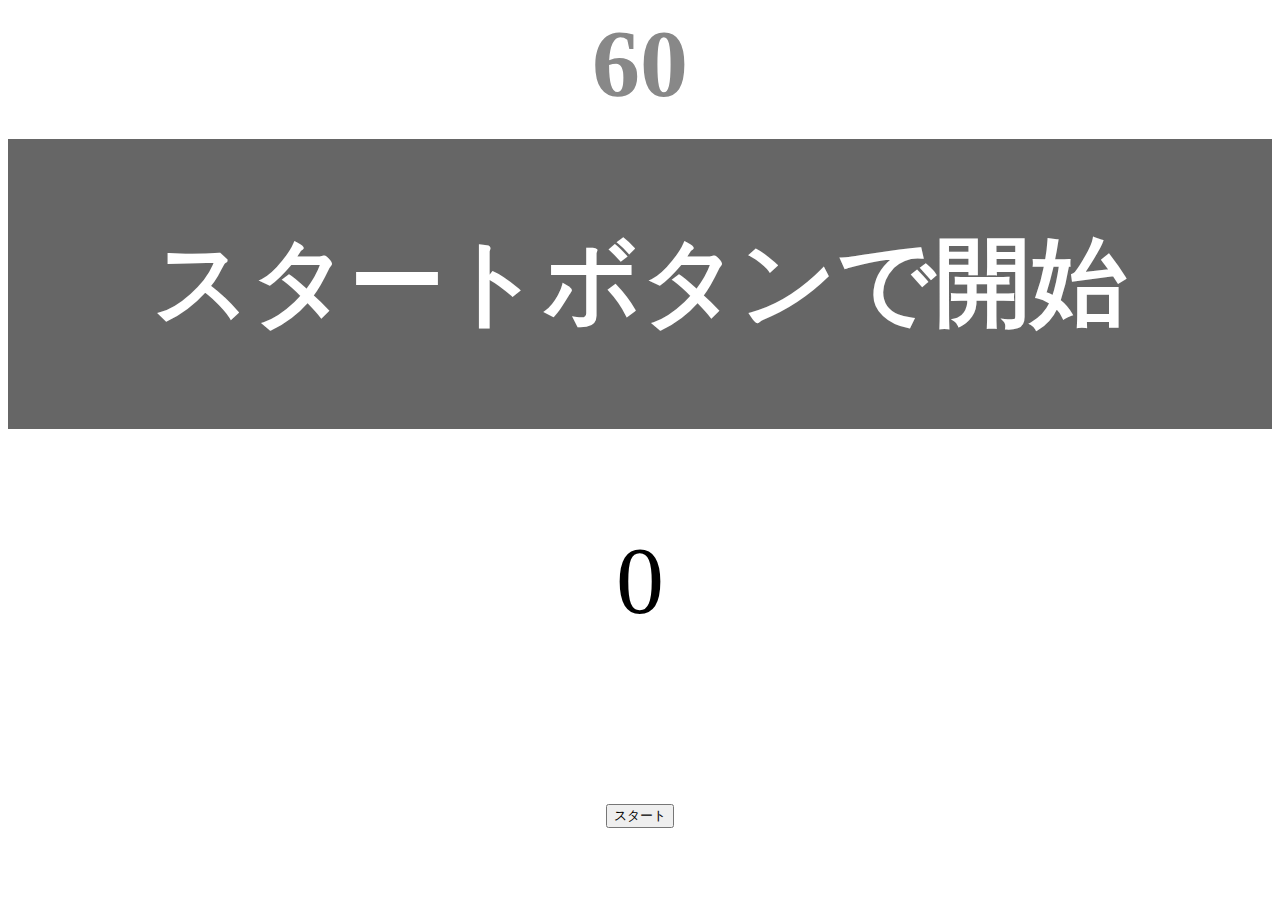
<file: kadai_001/index.html>
<!DOCTYPE html>
<html lang="ja">
  <head>
    <title>タイピングゲーム</title>
    <meta charset="utf-8">
    <meta name="description" content="【JavaScript応用編】簡易的なタイピングゲームです。">
    <meta name="viewport" content="width=device-width, initial-scale=1.0">
    <link rel="stylesheet" href="style.css">
  </head>
  <body>
    <p id="count" class="count">60</p>
    <div id="wrap" class="wrap">
      <span id="typed" class="typed"></span><span id="untyped"></span>
    </div>
    <p id="counter" class="counter">0</p>
    <button id="start">スタート</button>
    <script  src="main.js"></script>
  </body>
</html>
</file>
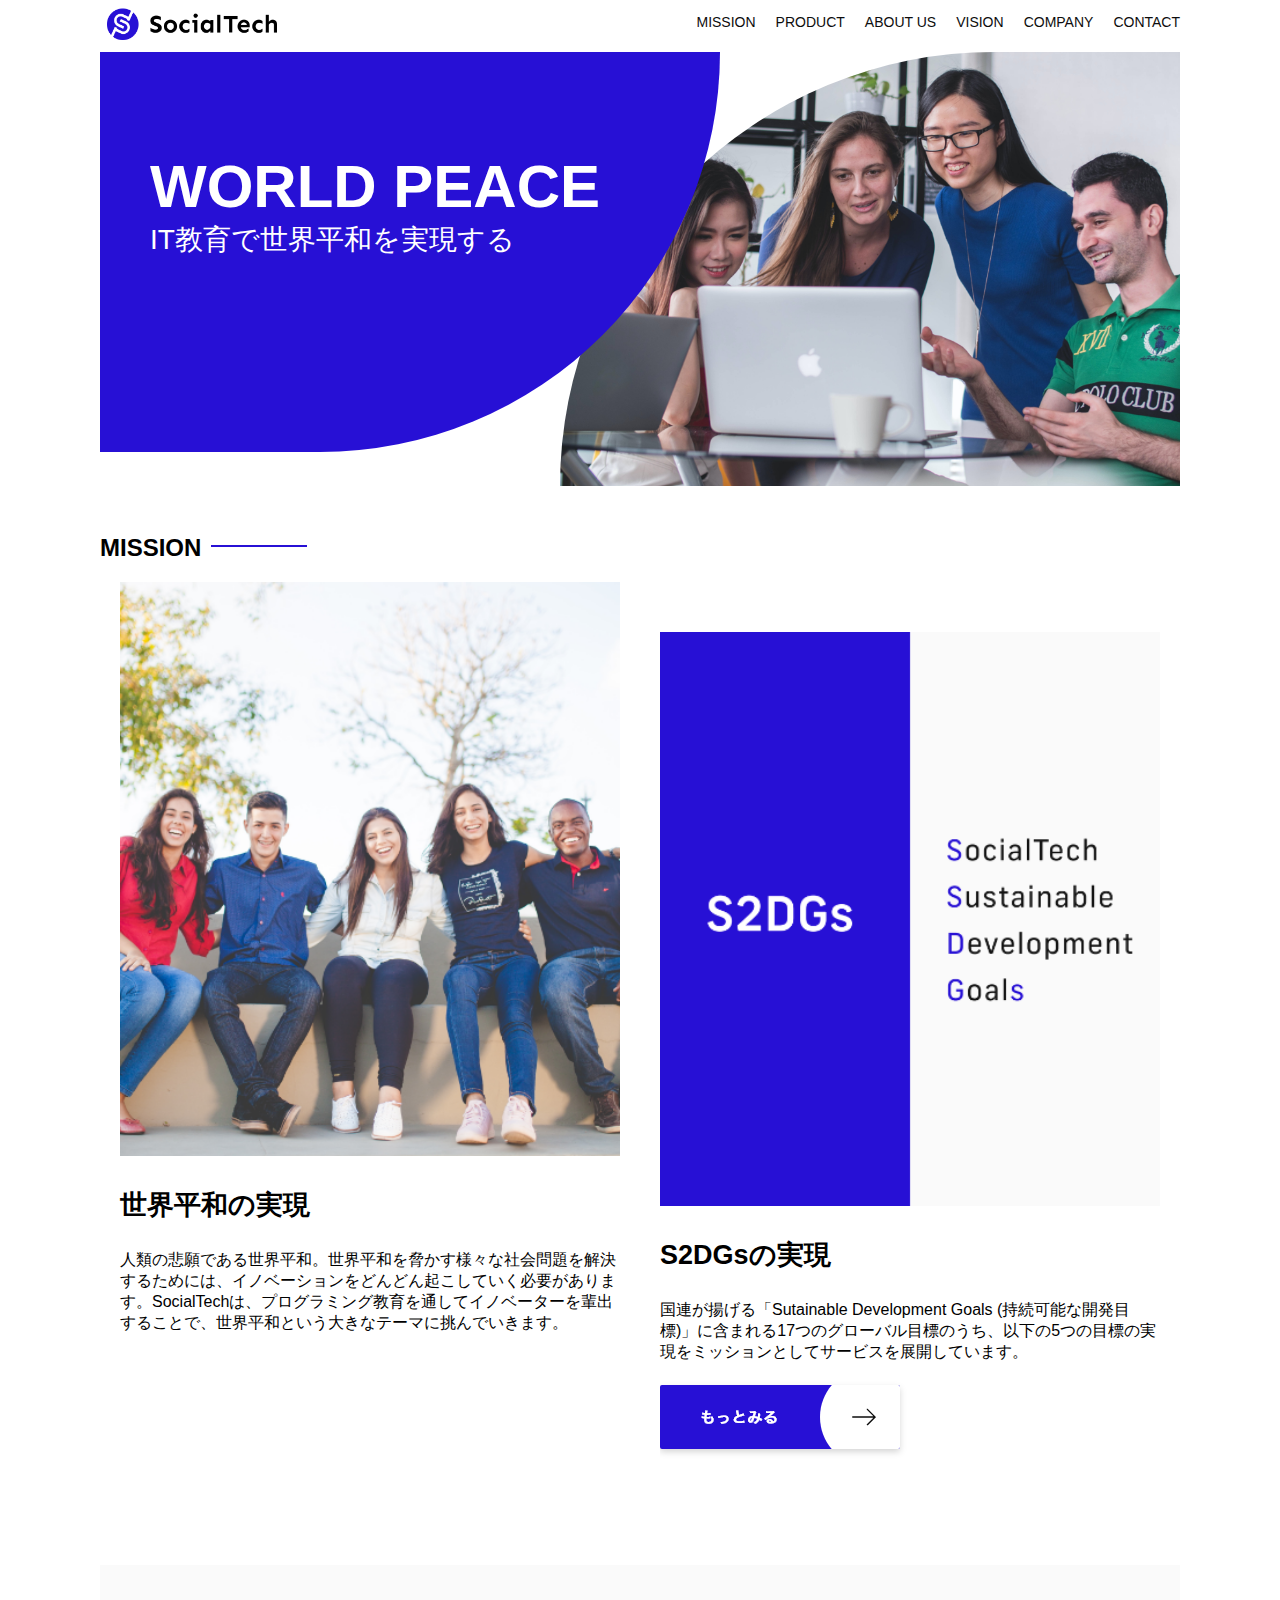
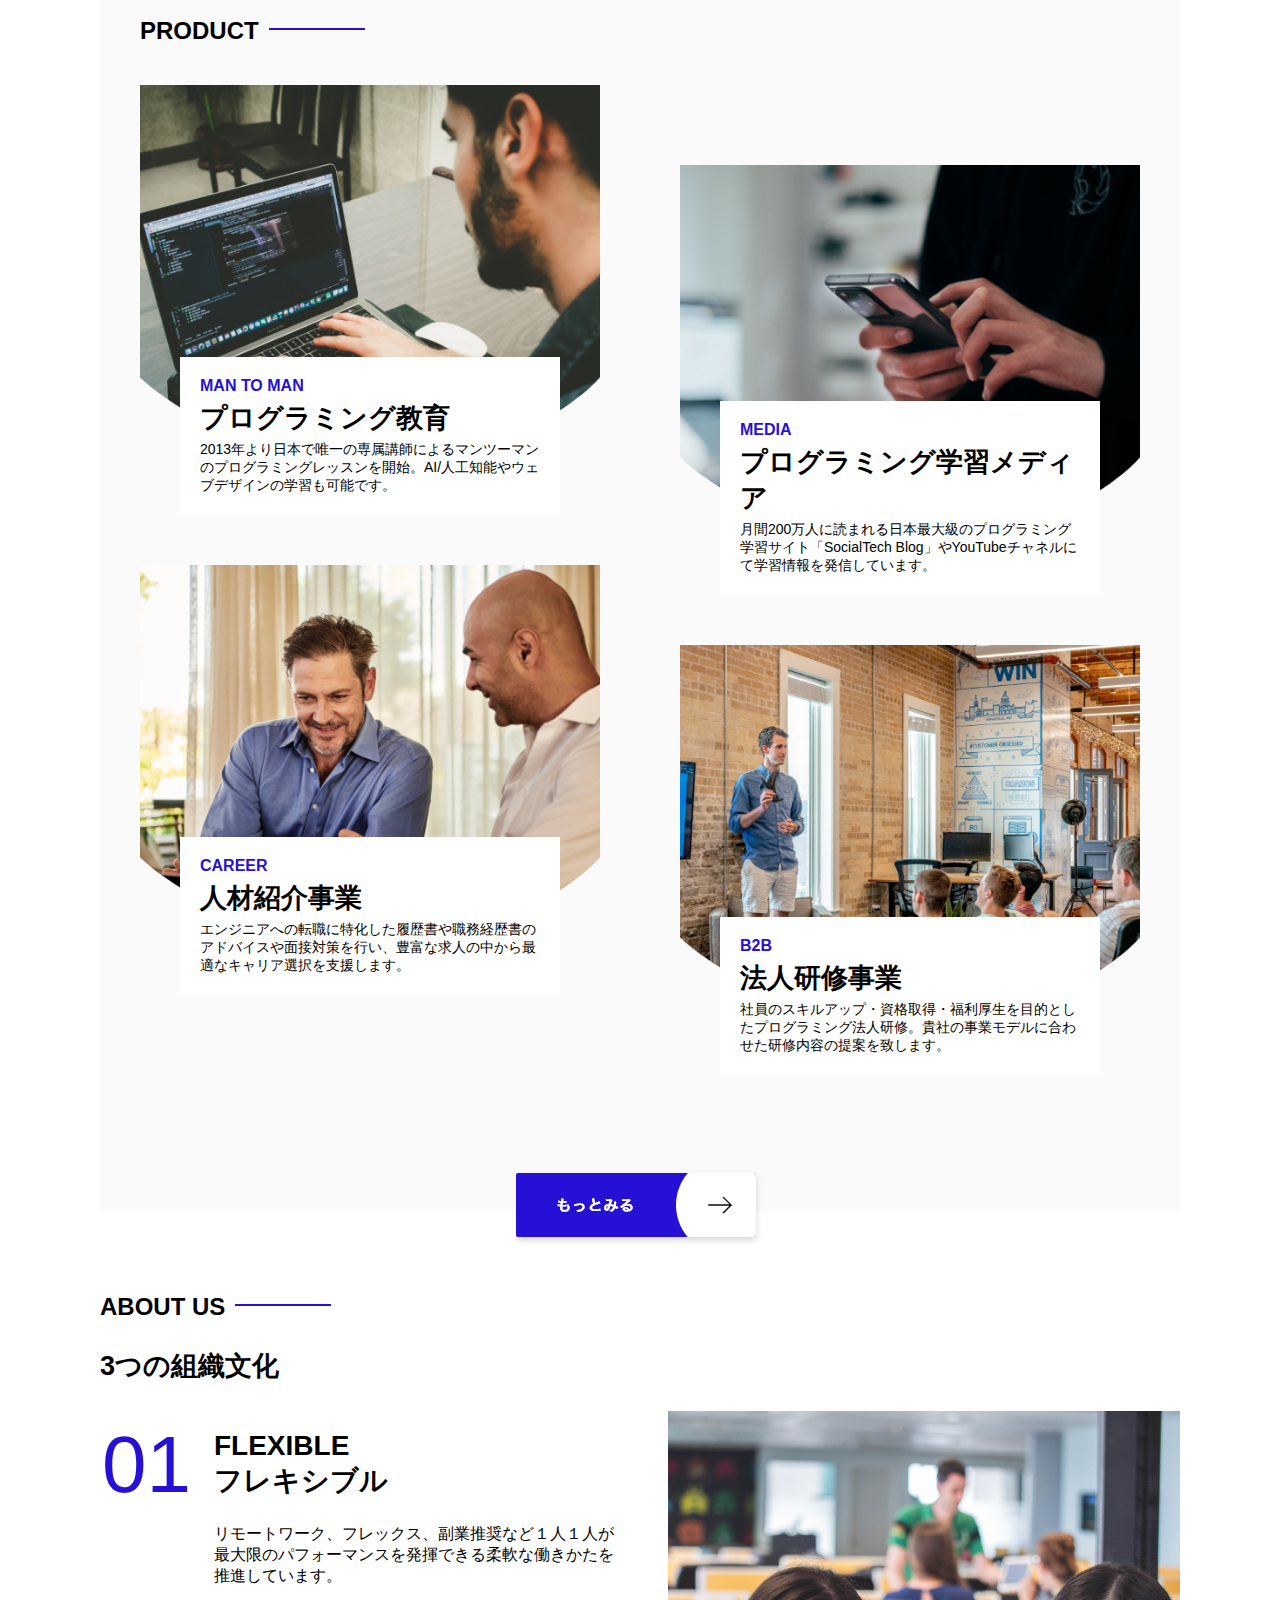
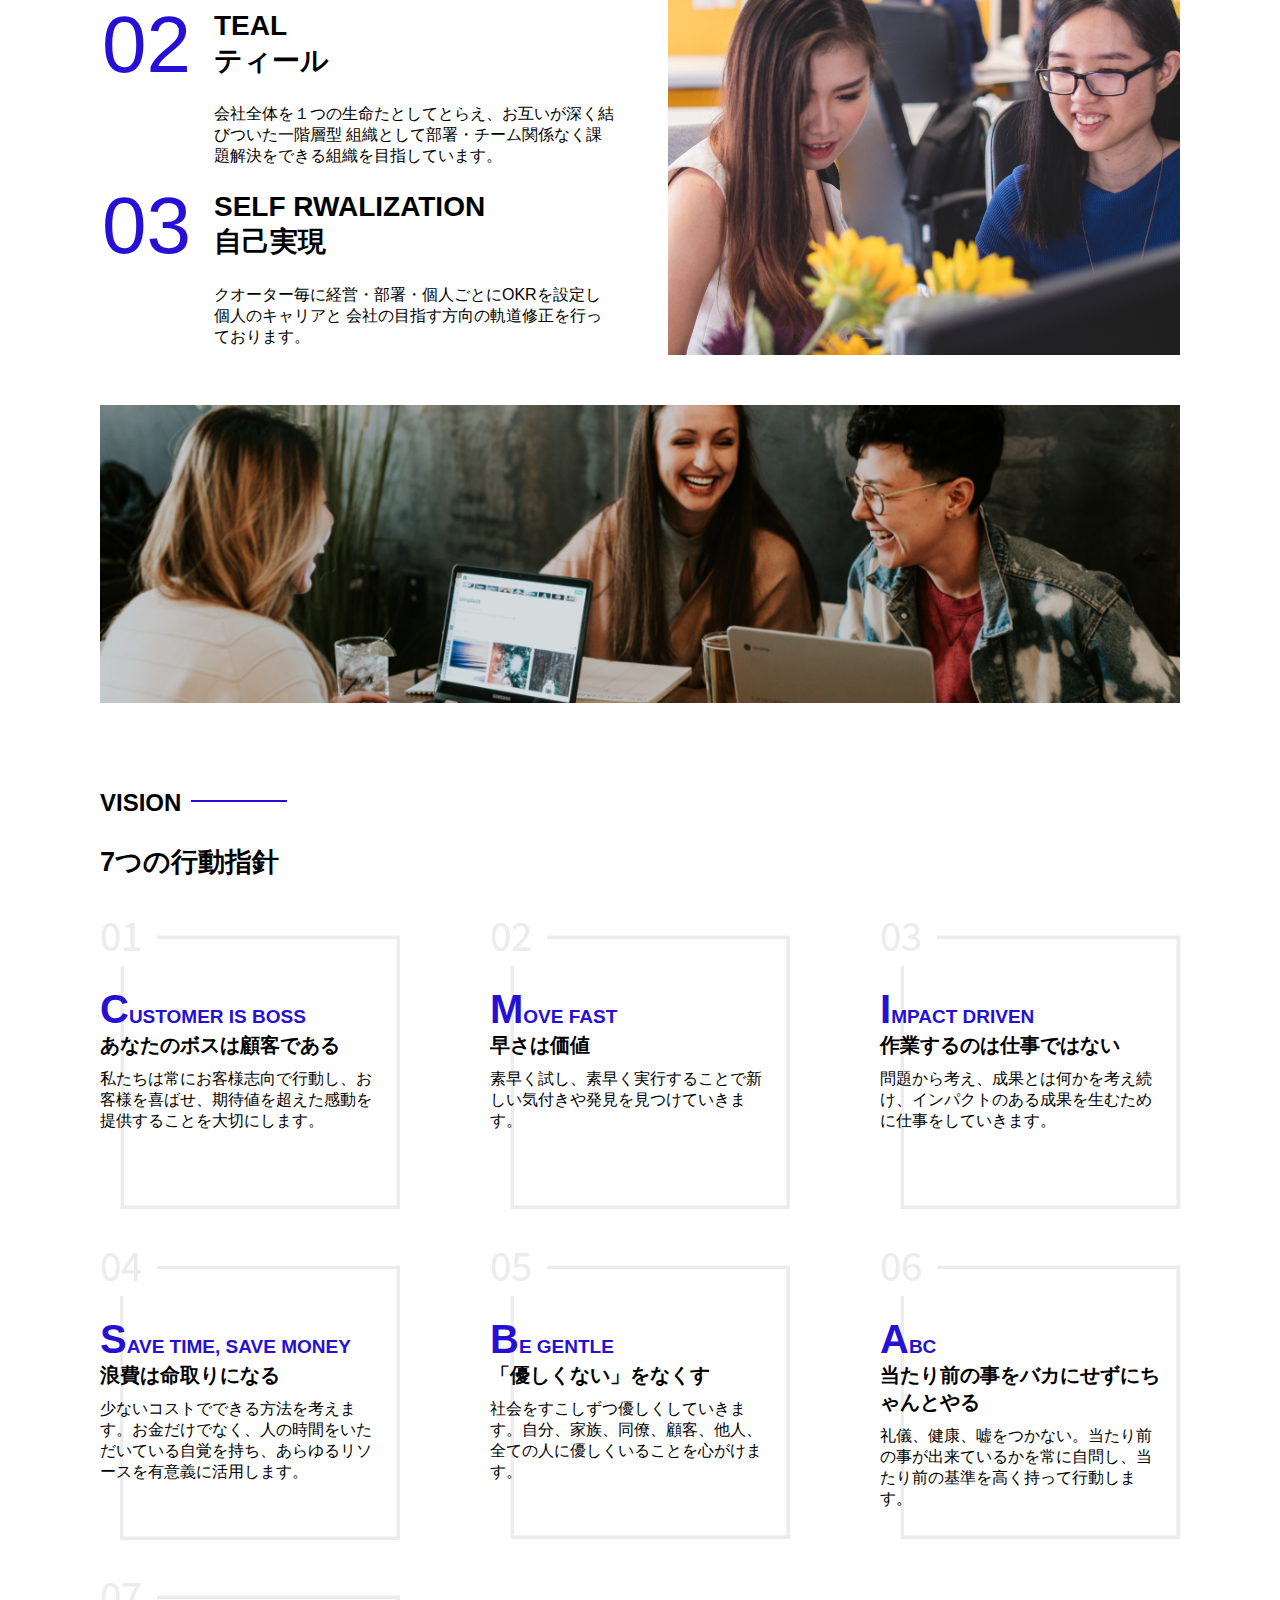
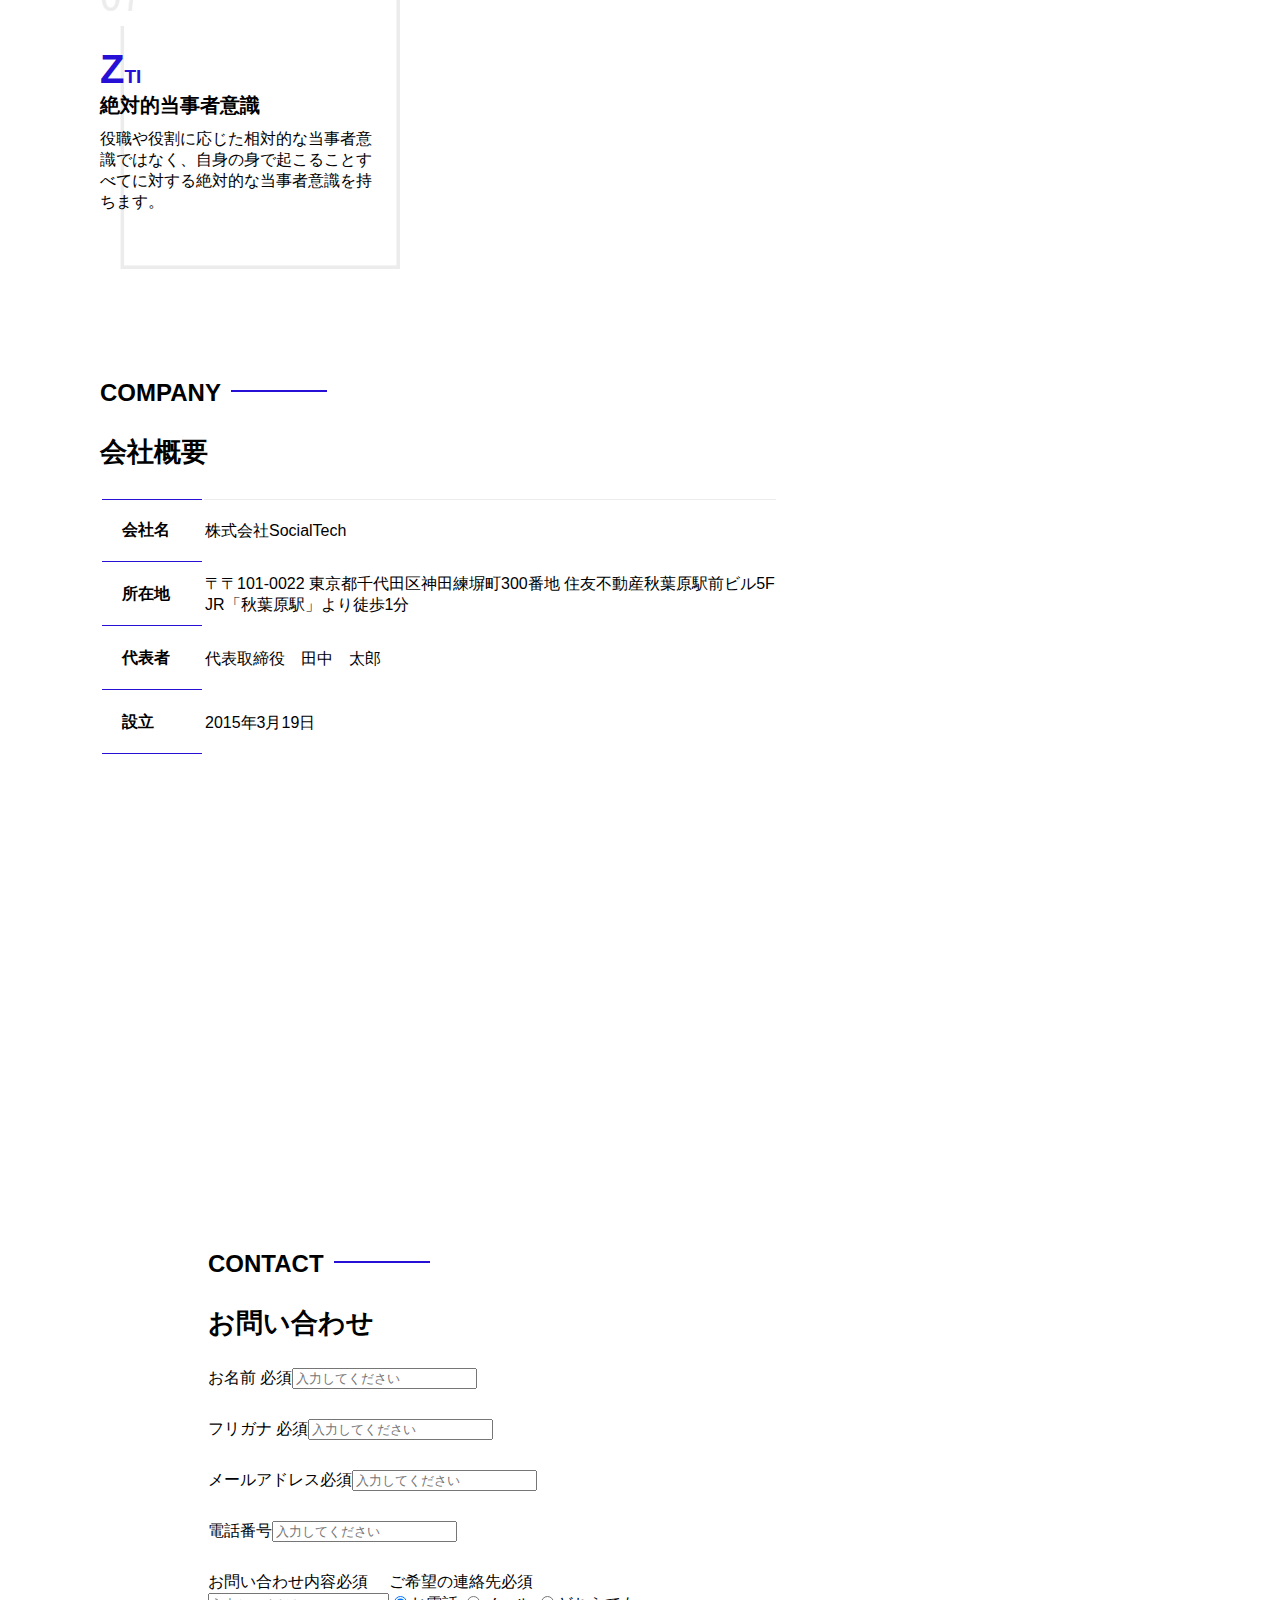
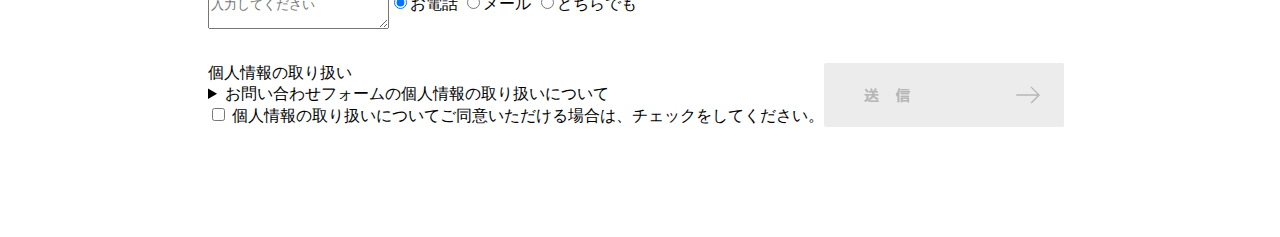
<file: socialtech/index.html>
<!DOCTYPE html>
  <html>
  <head>
    <title>socialTech</title>
    <meta charset="UTF-8">
    <meta name="description" content="SocialTechはEdTech業界のリーディングカンパニーを目指します。">
    <meta name="viewport" content="width=device-width,initial-scale=1.0">
    <link rel="stylesheet" href="style.css">
  </head>
  <body>
    <header>
      <a href="index.html" id="logo">
        <img src="images/logo.png" alt="トップページに戻る">
      </a>
      <nav id="nav-pc">
        <ul>
        <li><a href="mission.html">MISSION</a></li>
        <li><a href="product.html">PRODUCT</a></li>
        <li><a href="index.html#aboutus">ABOUT US</a></li>
        <li><a href="index.html#vision">VISION</a></li>
        <li><a href="index.html#company">COMPANY</a></li>
        <li><a href="index.html#contact">CONTACT</a></li>
        </ul>
      </nav>
    </header>
    <main>
      <article>
        <section id="main-visual">
          <div id="main-message">
            <h1>WORLD PEACE</h1>
            <p>IT教育で世界平和を実現する</p>
          </div>
          <img
            src="images/index/index-main.png"
            alt="PCの周りに集まる多国籍の仲間たち"
          />
        </section>
        <section id="mission">
          <h2 class="=index-h2">MISSION</h2>
          <div id="mission-flex">
            <div>
              <img
                id="mission-photo"
                src="images/index/index-mission.png"
                alt="屋外のベンチで写真を撮影する多国籍の仲間たち"
              />
              <h3>世界平和の実現</h3>
              <p>
                人類の悲願である世界平和。世界平和を脅かす様々な社会問題を解決するためには、イノベーションをどんどん起こしていく必要があります。SocialTechは、プログラミング教育を通してイノベーターを輩出することで、世界平和という大きなテーマに挑んでいきます。
              </p>
            </div>
            <div>
              <img id="s2dgs" src="images/index/s2dgs.png" alt="S2DGs" />
              <h3>S2DGsの実現</h3>
              <p>
                国連が揚げる「Sutainable Development Goals
                (持続可能な開発目標)」に含まれる17つのグローバル目標のうち、以下の5つの目標の実現をミッションとしてサービスを展開しています。
              </p>
              <a href="mission.html">
                <img src="images/button-more.png" alt="もっとみる" />
              </a>
            </div>
          </div>
        </section>
        <section id="product">
          <h2 class="index-h2">PRODUCT</h2>
          <div class="product-flex">
            <div id="product-left">
              <div>
                <img
                  class="product-photo"
                  src="images/index/index-mantoman.png"
                  alt="PCでコードを書く男性"
                />
                <div class="product-explain">
                  <span>MAN TO MAN</span>
                  <h3>プログラミング教育</h3>
                  <p>
                    2013年より日本で唯一の専属講師によるマンツーマンのプログラミングレッスンを開始。AI/人工知能やウェブデザインの学習も可能です。
                  </p>
                </div>
              </div>
              <div>
                <img
                  class="product-photo"
                  src="images/index/index-career.png"
                  alt="笑顔で話し合う2人の男性"
                />
                <div class="product-explain">
                  <span>CAREER</span>
                  <h3>人材紹介事業</h3>
                  <p>
                    エンジニアへの転職に特化した履歴書や職務経歴書のアドバイスや面接対策を行い、豊富な求人の中から最適なキャリア選択を支援します。
                  </p>
                </div>
              </div>
            </div>
            <div id="product-right">
              <div>
                <img
                  class="product-photo"
                  src="images/index/index-media.png"
                  alt="スマートフォンを操作する人"
                />
                <div class="product-explain">
                  <span>MEDIA</span>
                  <h3>プログラミング学習メディア</h3>
                  <p>
                    月間200万人に読まれる日本最大級のプログラミング学習サイト「SocialTech
                    Blog」やYouTubeチャネルにて学習情報を発信しています。
                  </p>
                </div>
              </div>
              <div>
                <img
                  class="product-photo"
                  src="images/index/index-b2b.png"
                  alt="講演中の男性とそれを聴く人々"
                />
                <div class="product-explain">
                  <span>B2B</span>
                  <h3>法人研修事業</h3>
                  <p>
                    社員のスキルアップ・資格取得・福利厚生を目的としたプログラミング法人研修。貴社の事業モデルに合わせた研修内容の提案を致します。
                  </p>
                </div>
              </div>
            </div>
          </div>
          <div id="product-more">
            <a href="product.html">
              <img src="images/button-more.png" alt="もっとみる" />
            </a>
          </div>
        </section>
        <section id="aboutus">
          <h2 class="=index-h2">ABOUT US</h2>
          <h3>3つの組織文化</h3>
          <div>
            <table class="culture-table">
              <tr>
                <td class="culture-num">01</td>
                <th>
                  <span class="culture-en">FLEXIBLE</span><br />フレキシブル
                </th>
              </tr>
              <tr>
                <td></td>
                <td class="culture-description">
                  リモートワーク、フレックス、副業推奨など１人１人が最大限のパフォーマンスを発揮できる柔軟な働きかたを推進しています。
                </td>
              </tr>
              <tr>
                <td class="culture-num">02</td>
                <th><span class="culture-en">TEAL</span><br />ティール</th>
              </tr>
              <tr>
                <td></td>
                <td class="culture-description">
                  会社全体を１つの生命たとしてとらえ、お互いが深く結びついた一階層型
                  組織として部署・チーム関係なく課題解決をできる組織を目指しています。
                </td>
              </tr>
              <tr>
                <td class="culture-num">03</td>
                <th>
                  <span class="culture-en">SELF RWALIZATION</span><br />自己実現
                </th>
              </tr>
              <tr>
                <td></td>
                <td class="culture-description">
                  クオーター毎に経営・部署・個人ごとにOKRを設定し個人のキャリアと
                  会社の目指す方向の軌道修正を行っております。
                </td>
              </tr>
            </table>
            <img
              class="culture-img"
              src="images/index/index-aboutus1.png"
              alt="笑顔で話し合う2人の女性"
            />
          </div>
          <img
            class="culture-img2"
            src="images/index/index-aboutus2.png"
            alt="笑顔で話し合う3人の男女"
          />
        </section>
      
        <section id="vision">
          <h2 class="index-h2">VISION</h2>
          <h3>7つの行動指針</h3>
          <div>
            <div class="vision-box">
              <img src="images/index/vision-01.png" alt="01" />
              <div>
                <h4>CUSTOMER IS BOSS</h4>
                <h5>あなたのボスは顧客である</h5>
                <p>
                  私たちは常にお客様志向で行動し、お客様を喜ばせ、期待値を超えた感動を提供することを大切にします。
                </p>
              </div>
            </div>
            <div class="vision-box">
              <img src="images/index/vision-02.png" alt="02" />
              <div>
                <h4>MOVE FAST</h4>
                <h5>早さは価値</h5>
                <p>
                  素早く試し、素早く実行することで新しい気付きや発見を見つけていきます。
                </p>
              </div>
            </div>
            <div class="vision-box">
              <img src="images/index/vision-03.png" alt="03" />
              <div>
                <h4>IMPACT DRIVEN</h4>
                <h5>作業するのは仕事ではない</h5>
                <p>
                  問題から考え、成果とは何かを考え続け、インパクトのある成果を生むために仕事をしていきます。
                </p>
              </div>
            </div>
            <div class="vision-box">
              <img src="images/index//vision-04.png" alt="04" />
              <div>
                <h4>SAVE TIME, SAVE MONEY</h4>
                <h5>浪費は命取りになる</h5>
                <p>
                  少ないコストでできる方法を考えます。お金だけでなく、人の時間をいただいている自覚を持ち、あらゆるリソースを有意義に活用します。
                </p>
              </div>
            </div>
            <div class="vision-box">
              <img src="images/index/vision-05.png" alt="05" />
              <div>
                <h4>BE GENTLE</h4>
                <h5>「優しくない」をなくす</h5>
                <p>
                  社会をすこしずつ優しくしていきます。自分、家族、同僚、顧客、他人、全ての人に優しくいることを心がけます。
                </p>
              </div>
            </div>
            <div class="vision-box">
              <img src="images/index/vision-06.png" alt="06" />
              <div>
                <h4>ABC</h4>
                <h5>当たり前の事をバカにせずにちゃんとやる</h5>
                <p>
                  礼儀、健康、嘘をつかない。当たり前の事が出来ているかを常に自問し、当たり前の基準を高く持って行動します。
                </p>
              </div>
            </div>
            <div class="vision-box">
              <img src="images/index/vision-07.png" alt="07" />
              <div>
                <h4>ZTI</h4>
                <h5>絶対的当事者意識</h5>
                <p>
                  役職や役割に応じた相対的な当事者意識ではなく、自身の身で起こることすべてに対する絶対的な当事者意識を持ちます。
                </p>
              </div>
            </div>
          </div>
        </section>
        <section id="company">
          <h2 class="index-h2">COMPANY</h2>
          <h3>会社概要</h3>
          <table id="COMPANY-table">
            <tr>
              <th class="tableheader tableheader-first">会社名</th>
              <td class="cell cell-first">株式会社SocialTech</td>
            </tr>
            <tr>
              <th class="tableheader">所在地</th>
              <td class="cell">
                〒〒101-0022 東京都千代田区神田練塀町300番地
                住友不動産秋葉原駅前ビル5F<br />JR「秋葉原駅」より徒歩1分
              </td>
            </tr>
            <tr>
              <th class="tableheader">代表者</th>
              <td class="cell">代表取締役　田中　太郎</td>
            </tr>
            <tr>
              <th class="tableheader">設立</th>
              <td class="cell">2015年3月19日</td>
            </tr>
          </table>
          <iframe
            src="https://www.google.com/maps/embed?pb=!1m18!1m12!1m3!1d3241.7739234349333!2d139.69358217578664!3d35.65794127259483!2m3!1f0!2f0!3f0!3m2!1i1024!2i768!4f13.1!3m3!1m2!1s0x60188caa007366eb%3A0xd4c9ec1744d6432c!2z5qCq5byP5Lya56S-U29jaWFsVGVjaA!5e0!3m2!1sja!2sjp!4v1731595449317!5m2!1sja!2sjp"
            width="600"
            height="450"
            style="border: 0;"
            allowfullscreen=""
            loading="lazy"
            referrerpolicy="no-referrer-when-downgrade"
          ></iframe>
        </section>
        <section id="contact">
          <h2 class="index-h2">CONTACT</h2>
          <h3>お問い合わせ</h3>
          <form>
            <div>
              <div class="contact-heading">
                <label class="contact-label">
                  お名前
                  <span class="contact-span">必須</span>
                </label>
              </div>
              <div>
                <input
                  type="text"
                  name="name"
                  placeholder="入力してください"
                  class="contact-textbox"
                />
              </div>
            </div>
            <div>
              <div class="contact-heading">
                <label class="contact-label">
                  フリガナ
                  <span class="contact-span">必須</span>
                </label>
              </div>
              <div>
                <input
                  type="text"
                  name="hurigana"
                  placeholder="入力してください"
                  class="contact-textbox"
                />
              </div>
            </div>
            <div>
              <div class="contact-heading">
                <label class="contact-label"
                  >メールアドレス<span class="contact-span">必須</span></label
                >
              </div>
              <div>
                <input
                  type="text"
                  name="email"
                  placeholder="入力してください"
                  class="=contact-textbox"
                />
              </div>
            </div>
      
            <div>
              <div class="contact-heading">
                <label class="contact-label">電話番号</label>
              </div>
              <div>
                <input
                  type="text"
                  name="tel"
                  placeholder="入力してください"
                  class="contact-textbox"
                />
              </div>
            </div>
      
            <div>
              <div>
                <div class="contact-heading">
                  <label class="contact-label"
                    >お問い合わせ内容<span class="contact-span"
                      >必須</span
                    ></label
                  >
                </div>
                <div>
                  <textarea
                    class="contact-textarea"
                    placeholder="入力してください"
                    name="message"
                  ></textarea>
                </div>
              </div>
              <div>
                <div class="contact-heading">
                  <label class="contact-label"
                    >ご希望の連絡先<span class="contact-span">必須</span></label
                  >
                </div>
                <div>
                  <input
                    class="radiobutton"
                    type="radio"
                    value="tel"
                    name="contact"
                    checked
                  /><label>お電話</label>
                  <input
                    class="radiobutton"
                    type="radio"
                    value="mail"
                    name="contact"
                  /><label>メール</label>
                  <input
                    class="radiobutton"
                    type="radio"
                    value="both"
                    name="contact"
                  /><label>どちらでも</label>
                </div>
              </div>
            </div>
      
            <div>
              <div>
                <div class="contact-heading">
                  <label class="contact-label">個人情報の取り扱い</label>
                </div>
                <div>
                  <details>
                    <summary
                      >お問い合わせフォームの個人情報の取り扱いについて</summary
                    >
                    <div>
                      <dl>
                        <dt>１．組織の名称又は氏名</dt>
                        <dd>株式会社SocialTech</dd>
                        <dt>
                          ２．個人情報保護管理者（若しくはその代理人）の氏名又は職名、所属及び連絡先
                        </dt>
                        <dd>
                          <p>鈴木 一郎 コーポレート部</p>
                          <p>メールアドレス：samurai@example.com</p>
                          <p>TEL：03-1234-5678</p>
                        </dd>
                        <dt>３．個人情報の利用目的</dt>
                        <dd>
                          <ul>
                            <li>
                              本サービス及び本サービスに関連する情報の提供又はそれらに関する連絡のため
                            </li>
                            <li>ユーザーの本人確認のため</li>
                            <li>当社サービスのご案内のため</li>
                            <li>
                              当社の商品等の広告または宣伝（電子メールによるものを含むものとします。）
                            </li>
                          </ul>
                        </dd>
                        <dt>４．個人情報の取り扱い業務の委託</dt>
                        <dd>
                          個人情報の取扱業務の全部または一部を外部に業務委託する場合があります。その際、弊社は、個人情報を適切に保護できる管理体制を敷き実行していることを条件として委託先を厳選したうえで、機密保持契約を委託先と締結し、お客様の個人情報を厳密に管理させます。
                        </dd>
                        <dt>５．個人情報の開示等の請求</dt>
                        <dd>
                          お客様は、弊社に対してご自身の個人情報の開示等（利用目的の通知、開示、内容の訂正・追加・削除、利用の停止または消去、第三者への提供の停止）に関して、当社問合わせ窓口に申し出ることができます。<br />
                          その際、弊社はお客様ご本人を確認させていただいたうえで、合理的な期間内に対応いたします。<br />
                          なお、個人情報に関する弊社問合わせ先は、次の通りです。
                        </dd>
                        <dd>
                          <p>株式会社SocialTech　個人情報問合せ窓口</p>
                          <p>
                            〒150-0043　東京都千代田区神田練塀町300番地
                            住友不動産秋葉原駅前ビル5F
                          </p>
                          <p>
                            メールアドレス：samurai@example.com　TEL：03-1234-5678
                          </p>
                        </dd>
      
                        <dt>６．個人情報を提供されることの任意性について</dt>
                        <dd>
                          お客様がご自身の個人情報を弊社に提供されるか否かは、お客様のご判断によりますが、もしご提供されない場合には、適切なサービスが提供できない場合がありますので予めご了承ください。
                        </dd>
                      </dl>
                    </div>
                  </details>
                  <input type="checkbox" name="agree" />
                  <span
                    >個人情報の取り扱いについてご同意いただける場合は、チェックをしてください。</span
                  >
                </div>
              </div>
              <input
                type="image"
                src="images/button-submit.png"
                ait="送信する"
              />
            </div>
          </form>
        </section>
      </article>      
    </main>
  </body>
</html>
</file>
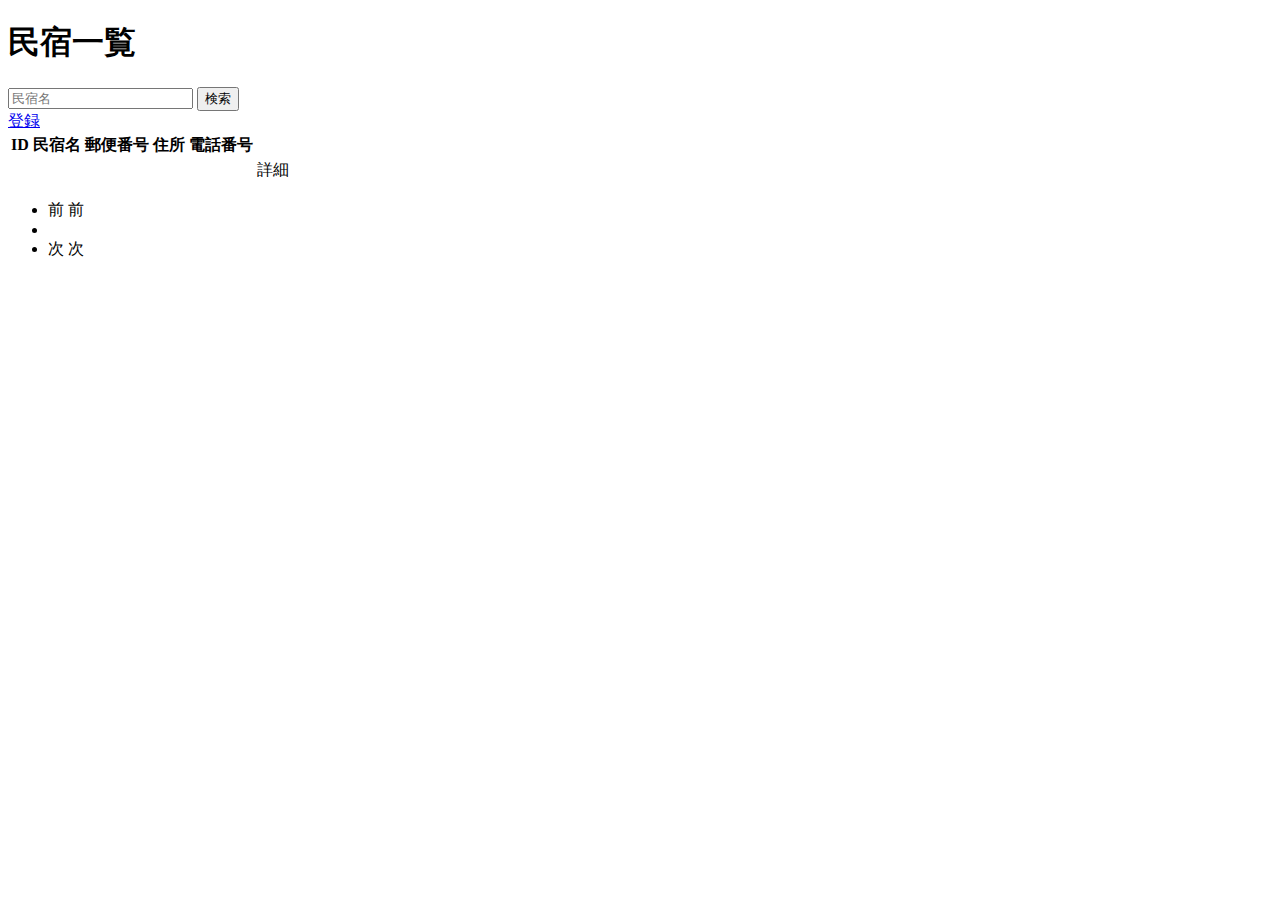
<file: templates/admin/houses/index.html>
<!DOCTYPE html>
<html xmlns:th="https://www.thymeleaf.org">
	<head>
		<div th:replace="~{fragment::meta}"></div>
		<div th:replace="~{fragment::styles}"></div>
		<title>民宿一覧</title>
	</head>
	<body>
		<div class="samuraitravel-wrapper">
			<!--ヘッダー-->
			<div th:replace="~{fragment::header}"></div>
	<main>
		<div class="container pt-4 pb-5 samuraitravel-container">
			<div class="row justify-content-center">
				<div class="col-xxl-9 col-xl-10 col-lg-11">
					
					<h1 class="mb-4 text-center">
						民宿一覧
					</h1>
					<div class="d-flex justify-content-between align-items-end flex-wrap">
						<form method="get"th:action="@{/admin/houses}"class="mb-3">
						<div class="input-group">
							<input type="text"class="form-control"name="keyword"th:value="${keyword}" placeholder="民宿名">
							<button type ="submit"class="btn text-white shadow-sm samuraitravel-btn">検索</button>
						</div>
					</form>
					 <a href="#"class="btn text-white shadow-sm mb-3 samuraitravel-btn">登録</a>
					 </div>
					 
					<table class="table">
						<thead>
							<tr>
								<th scope="col">ID</th>
								<th scope="col">民宿名</th>
								<th scope="col">郵便番号</th>
								<th scope="col">住所</th>
								<th scope="col">電話番号</th>
								<th scope="col"></th> 
							</tr>
						</thead>
						<tbody>
							<tr th:each="house : ${housePage}">
							 <td th:text="${house.getId()}"></td>
							 <td th:text="${house.getName()}"></td>
							 <td th:text="${house.getPostalCode()}"></td>
							 <td th:text="${house.getAddress()}"></td>
							 <td th:text="${house.getPhoneNumber()}"></td>
							 <td><a th:href="@{/admin/houses/__${house.getId()}__}">詳細</a></td>
							 </tr>
						</tbody>	
					</table>
					<div th:if="${housePage.getTotalPages()>1}" class ="d-flex justify-content-center">
						<nav aria-label="民宿一覧ページ">
							<ul class="pagination">
								<li class="page-item">
									<span th:if="${housePage.isFirst()}"class="page-link disabled">前</span>
									<a th:unless="${housePage.isFirst()}"th:href="@{/admin/houses(page = ${housePage.getNumber() - 1},keyword=${keyword})}"class="page-link samuraitravel-page-link">前</a>
								</li>
								<li th:each="i : ${#numbers.sequence(0, housePage.getTotalPages() - 1)}"class="page-item">
									<span th:if="${i == housePage.getNumber()}" class="page-link active samuraitravel-active" th:text="${i + 1}"></span>	
									<a th:unless="${i == housePage.getNumber()}" th:href="@{/admin/houses(page = ${i},keyword = ${keyword})}" class="page-link samuraitravel-page-link" th:text="${i + 1}"></a>
								</li>
								<li class="page-item">
									<span th:if="${housePage.isLast()}"class="page-link disabled">次</span>	
									<a th:unless="${housePage.isLast()}"th:href="@{/admin/houses(page = ${housePage.getNumber() + 1},keyword = ${keyword})}" class ="page-link samuraitravel-page-link">次</a>
								</li>	
							</ul>
						</nav>
					 
					</div>
				</div>
			</div>	
		</div>
	</main>
	<!--フッター-->
	<div th:replace="~{fragment :: footer}"></div>
	    </div>
	<!--bootstrap-->
	<div th:replace="~{fragment :: scripts}"></div>
	</body>
	</html>
</file>
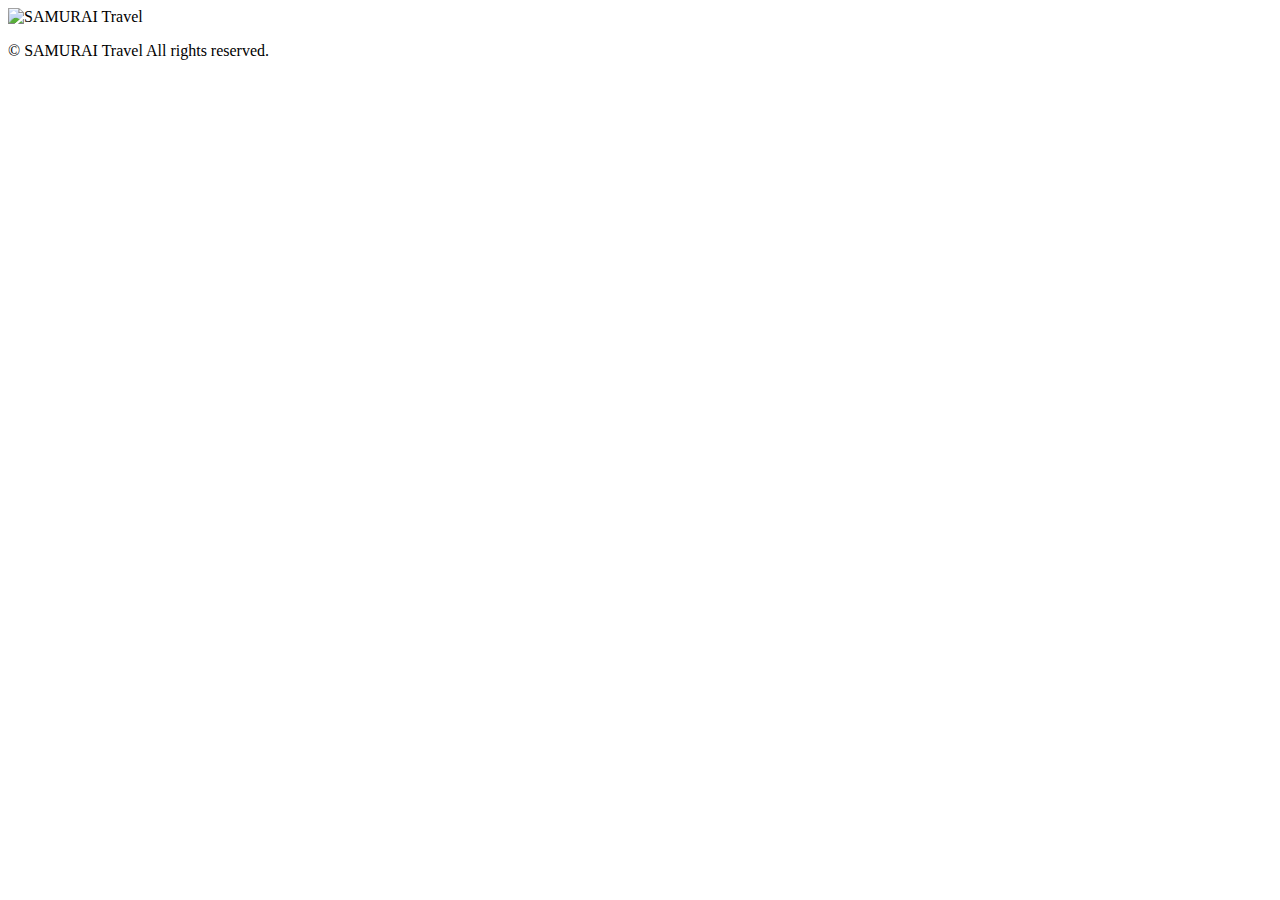
<file: templates/fragment.html>
<!DOCTYPE html>
<html xmlns:th="https://www.thymeleaf.org">
	<head>
		<div th:fragment ="meta"th:remove="tag">
			<meta charset="utf-8">
			<meta name ="viewport" content="width=device-width, initial-scale=1">
		</div>
		
		<div th:fragment="styles" th:remove="tag">
			<link href="https://cdn.jsdelivr.net/npm/bootstrap@5.2.3/dist/css/bootstrap.min.css" rel="stylesheet" integrity="sha384-rbsA2VBKQhggwzxH7pPCaAqO46MgnOM80zW1RWuH61DGLwZJEdK2Kadq2F9CUG65" crossorigin="anonymous">
			
			<link rel ="preconnect" href="https://fonts.googleapis.com">
			<link rel="preconnect" href="https://fonts.gstatic.com" crossorigin>
			<link href="https://fonts.googleapis.com/css2?family=Noto+Sans+JP:wght@400;500&display=swap" rel="stylesheet">
			
			<link th:href="@{/css/style.css}" rel="stylesheet" >
		</div>
		
		<title>部品化用のHTMLファイル</title> 
	</head>
	<body>
		<!--ヘッダーの部品化-->
		<div th:fragment="header" th:remove="tag">
			<nav class="navbar navbar-expand-md navbar-light bg-white shadow-sm samuraitravel-navbar">
				<div class="container samuraitravel-container">
					<a class="navbar-brand" th:href="@{/}">
						<img class="samuraitravel-logo me-1" th:src="@{/images/logo.png}" alt="SAMURAI Travel">
					</a>
				</div>
			</nav>
		</div>
		
		<!--フッターの部品化-->
		
		<div th:fragment="footer" th:remove="tag">
			<footer>
				<div class="d-flex justify-content-center align-items-center h-100">
					<p class="text-center text-muted small mb-0">&copy; SAMURAI Travel All rights reserved.</p>
				</div>
			</footer>
		</div>
		<!--scriptの部品化-->
		<div th:fragment="scripts" th:remove="tag">
			<script src="https://cdn.jsdelivr.net/npm/bootstrap@5.2.3/dist/js/bootstrap.bundle.min.js" integrity="sha384-kenU1KFdBIe4zVF0s0G1M5b4hcpxyD9F7jL+jjXkk+Q2h455rYXK/7HAuoJl+0I4" crossorigin="anonymous"></script>
		</div>
	</body>
</html>
</file>
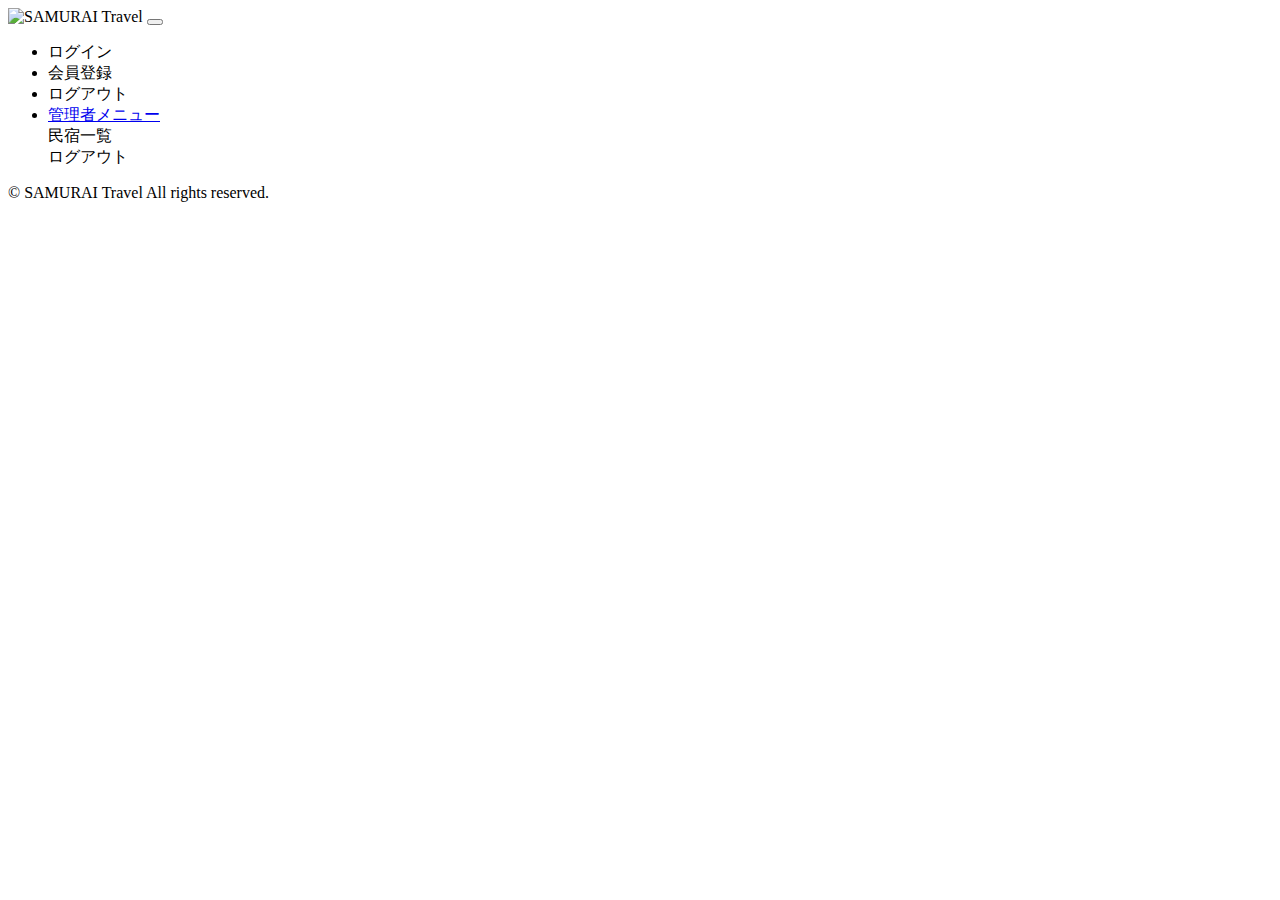
<file: 会員登録機能を作成しよう/fragment.html>
<!DOCTYPE html>
<html xmlns:th="https://www.thymeleaf.org"xmlns:sec="http://www.thymeleaf.org/extras/spring-security">
	<head>
		<div th:fragment="meta" th:remove="tag">
			<meta charset="utf-8">
			<meta name ="viewport" content="width=device-width, initial-scale=1">
		</div>
		
		<div th:fragment="styles" th:remove="tag">
			<link href="https://cdn.jsdelivr.net/npm/bootstrap@5.2.3/dist/css/bootstrap.min.css" rel="stylesheet" integrity="sha384-rbsA2VBKQhggwzxH7pPCaAqO46MgnOM80zW1RWuH61DGLwZJEdK2Kadq2F9CUG65" crossorigin="anonymous">
			
			<link rel ="preconnect" href="https://fonts.googleapis.com">
			<link rel="preconnect" href="https://fonts.gstatic.com" crossorigin>
			<link href="https://fonts.googleapis.com/css2?family=Noto+Sans+JP:wght@400;500&display=swap" rel="stylesheet">
			
			<link th:href="@{/css/style.css}" rel="stylesheet" >
		</div>
		
		<title>部品化用のHTMLファイル</title> 
	</head>
	<body>
		<!--ヘッダーの部品化-->
		<div th:fragment="header" th:remove="tag">
			<nav class="navbar navbar-expand-md navbar-light bg-white shadow-sm samuraitravel-navbar">
				<div class="container samuraitravel-container">
					<a class="navbar-brand" th:href="@{/}">
						<img class="samuraitravel-logo me-1" th:src="@{/images/logo.png}" alt="SAMURAI Travel">
					</a>
					
					<button class="navbar-toggler"tyoe="button"data-bs-toggle="collapse"data-bs-target="#navbarSupportedContent"aria-controls="navbarSupportedContent"aria-expanded="false"aria-label="Toggle navigation">
						<span class="navbar-toggler-icon"></span>
					</button>
					
					<div class="collapse navbar-collapse"id="navbarSupportedContent">
						<ul class="navbar-nav ms-auto">
							
							<!--未ログインであれば表示する-->
							<li class="nav-item"sec:authorize="isAnonymous()">
							  <a class="nav-link"th:href="@{/login}">ログイン</a>
							 </li>
							 <li class="nav-item" sec:authorize="isAnonymous()">
								<a class="nav-link" th:href="@{/signup}">会員登録</a>
							</li>
							 <!--ログイン済みであれば表示する-->
							 <li class="nav-item dropdown"sec:authorize="hasRole('ROLE_GENERAL')">
								<a id="navbarDropdownGeneral"class="nav-link dropdown-toggle"href="#"role="button"data-bs-toggle="dropdown"aria-haspopup="true" aria-expanded="false" v-pre>
									<span sec:authentication="principal.user.name"></span>
								</a>
								
								<div class="dropdown-menu dropdown-menu-end"aria-labelledby="navbarDropdownGeneral">
									<a class="dropdown-item samuraitravel-dropdown-item"th:href="@{/logout}"onclick="event.preventDefault(); document.getElementById('logout-form').submit();">
										ログアウト
									</a>
									<form class="d-none"id="logout-from"th:action="@{/logout}"method="post"></form>
								</div>
							</li>
							
							<!--管理者であれば表示する-->
							
							<li class="nav-item dropdown"sec:authorize="hasRole('ROLE_ADMIN')>">
								<a id="navbarDropdownAdmin"class="nav-link dropdown-toggle"href="#"role="button" data-bs-toggle="dropdown" aria-haspopup="true" aria-expanded="false" v-pre>
									管理者メニュー
								</a>
								
								<div class="dropdown-menu dropdown-menu-end"aria-labelledby="navbarDropdownAdmin">
									<a class="dropdown-item samuraitravel-dropdown-item"th:href="@{/admin/houses}">民宿一覧</a>
									
									<div class="dropdown-divider"></div>
									
									<a class="dropdown-item samuraitravel-dropdown-item"th:href="@{/logout}" onclick="event.preventDefault(); document.getElementById('logout-form').submit();">
										ログアウト										
									</a>
									<form class="d-none"id="logout-form"th:action="@{/logout}"method="post"></form>
								</div>
							</li>
						</ul>
					</div>
				</div>
			</nav>
		</div>
		
		<!--フッターの部品化-->
		
		<div th:fragment="footer" th:remove="tag">
			<footer>
				<div class="d-flex justify-content-center align-items-center h-100">
					<p class="text-center text-muted small mb-0">&copy; SAMURAI Travel All rights reserved.</p>
				</div>
			</footer>
		</div>
		<!--scriptの部品化-->
		<div th:fragment="scripts" th:remove="tag">
			<script src="https://cdn.jsdelivr.net/npm/bootstrap@5.2.3/dist/js/bootstrap.bundle.min.js" integrity="sha384-kenU1KFdBIe4zVF0s0G1M5b4hcpxyD9F7jL+jjXkk+Q2h455rYXK/7HAuoJl+0I4" crossorigin="anonymous"></script>
		</div>
	</body>
</html>
</file>
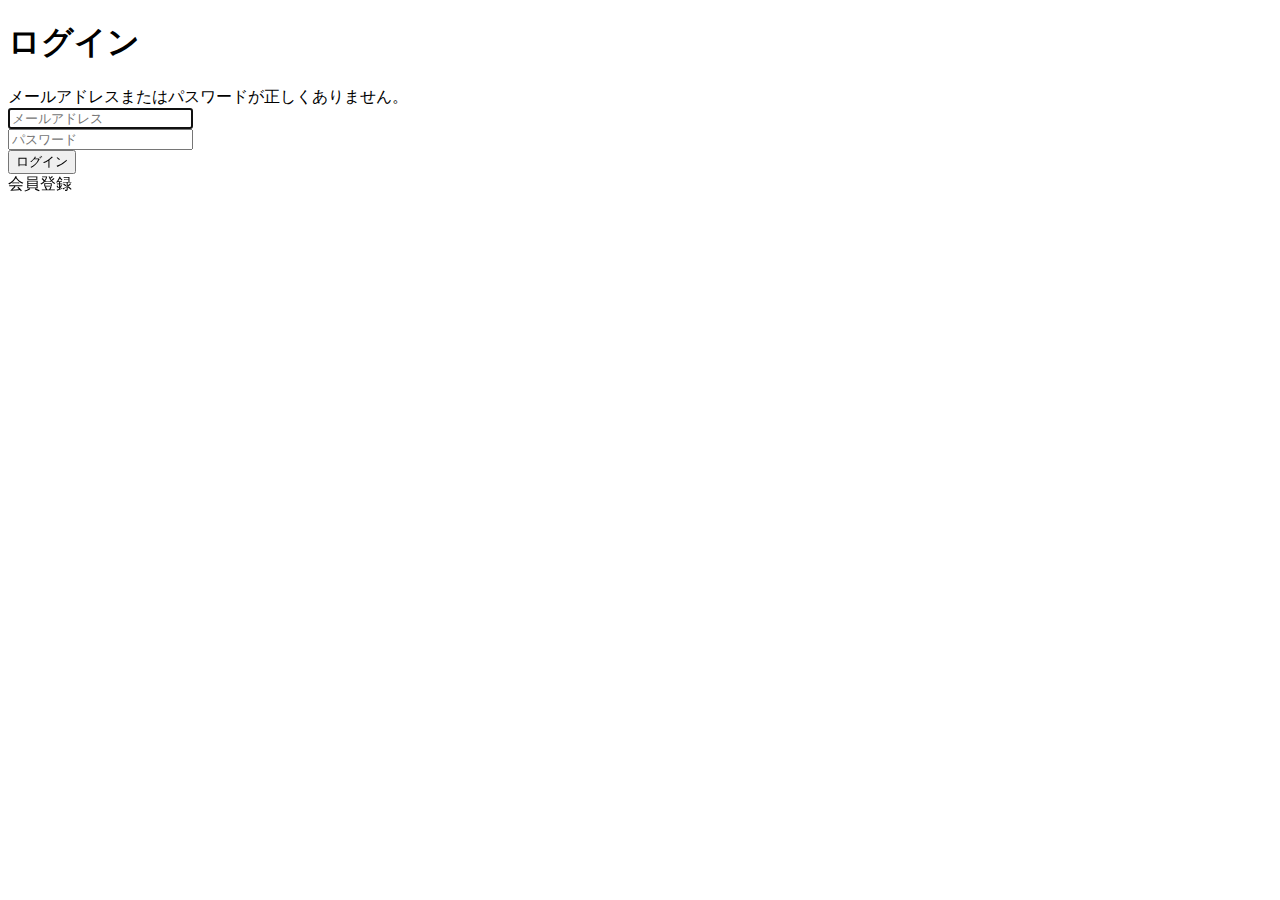
<file: 会員登録機能を作成しよう/login.html>
<!DOCTYPE html>
<html xmlns:th="https://www.thymeleaf.org" xmlns:sec="http://www.thymeleaf.org/extras/spring-security">
	<head>
		<div th:replace="~{fragment :: meta}"></div>
		<div th:replace="~{fragment :: styles}"></div>
		
		<title>ログイン</title>
	</head>
	<body>
		<div class="samuraitravel-wrapper">
			<!--ヘッダー-->
			<div th:replace="~{fragment :: header}"></div>
			
			<main>
				<div class="container pt-4 pb-5 samuraitravel-container">
					<div class="row justify-content-center">
						<div class="col-xl-3 col-lg-4 col-md-5 col-sm-7">
							<h1 class="mb-4 text-center">ログイン</h1>
							
							<div th:if="${param.error}" class="alert alert-danger">
								メールアドレスまたはパスワードが正しくありません。
							</div>
							
							<form th:action="@{/login}"method="post">
								<div class="form-group mb-3">
									<input type="text" class="form-control" name="username" autocomplete="email" placeholder="メールアドレス" autofocus>
								</div>
								<div class="form-group mb-3">
									<input type="password" class="form-control" name="password" autocomplete="new-password" placeholder="パスワード">
								</div>
								
								<div class="form-group d-flex justify-content-center my-4">
									<button type="submit"class="btn text-white shadow-sm w-100 samuraitravel-btn">ログイン</button>
								</div>
							</form>
							
							<div class="text-center">
								<a th:href="@{/signup}">
									会員登録
								</a>
							</div>
						</div>
					</div>
				</div>
			</main>	
			<!--フッター-->
			<div th:replace="~{fragment :: footer}"></div>
		</div>	
		    <div th:replace="~{fragment :: scripts}"></div>
	</body>
</html>
</file>
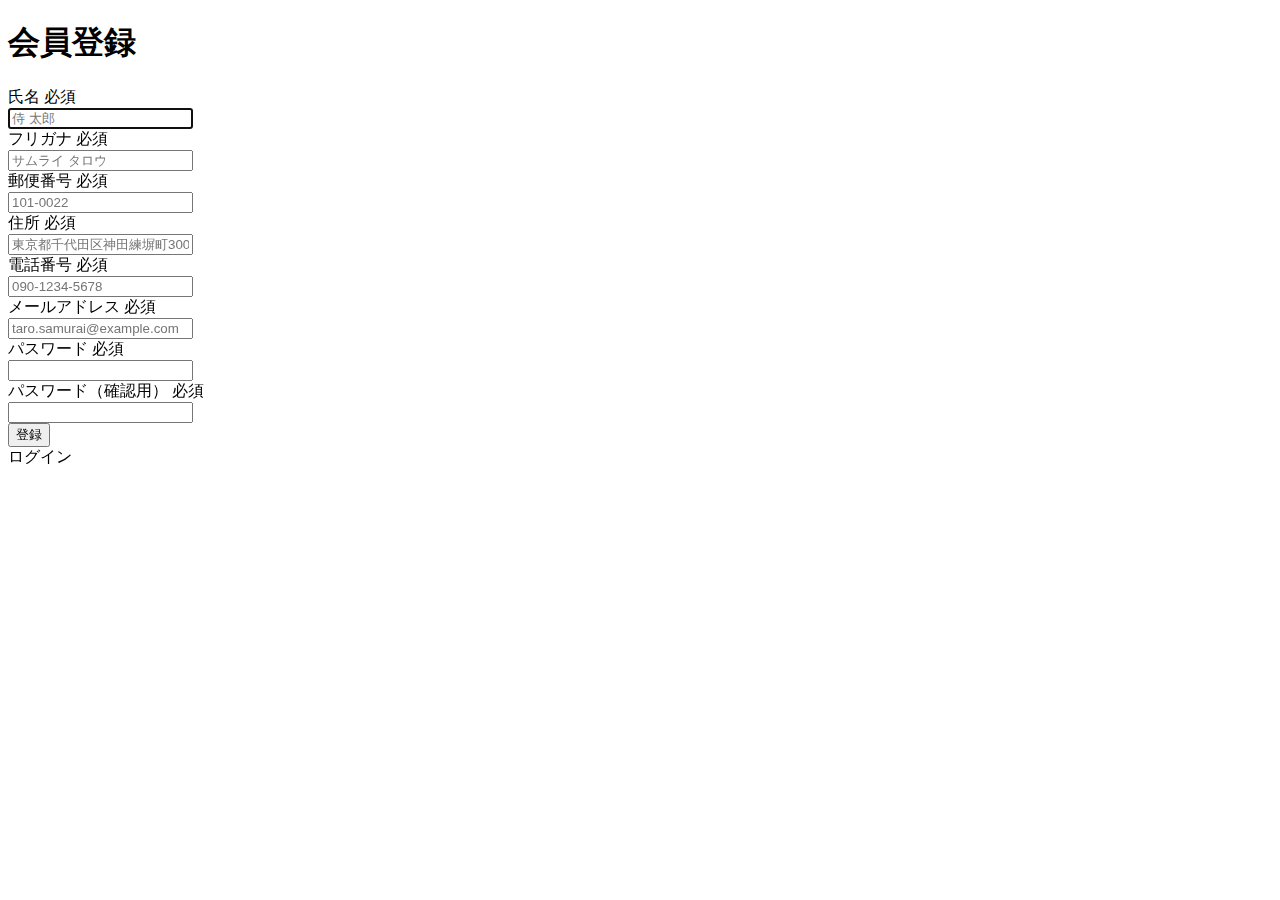
<file: 会員登録機能を作成しよう/signup.html>
<!DOCTYPE html>
<html xmlns:th="https://www.thymeleaf.org" xmlns:sec="http://www.thymeleaf.org/extras/spring-security">
	<head>
		<div th:replace="~{fragment :: meta}"></div>
		<div th:replace="~{fragment :: styles}"></div>
		
		<title>会員登録</title>
	</head>
	<body>
		<div class="samuraitravel-wrapper">
			
			<!--ヘッダー-->
			<div th:replace="~{fragment :: header}"></div>
			
			<main>
				<div class="container pt-4 pb-5 samuraitravel-container">
					<div class="row justify-content-center">
						<div class="col-xl-5 col-lg-6 col-md-8">
							<h1 class="mb-4 text-center">会員登録</h1>
							<form method="post" th:action="@{/signup}" th:object="${signupForm}">
								<div class="form-group row mb-3">
									<div class="col-md-5">
										<label for="name" class="col-form-label text-md-left fw-bold">
											<div class="d-flex align-items-center">
												<span class="me-1">氏名</span>
												<span class="badge bg-danger">必須</span>
											</div>
										</label>
									</div>
									<div class="col-md-7">
										<div th:if="${#fields.hasErrors('name')}" class="text-danger small mb-2" th:errors="*{name}"></div>
										<input type="text" class="form-control" th:field="*{name}" autocomplete="name" autofocus placeholder="侍 太郎">
									</div>
								</div>
								
								<div class="form-group row mb-3">
									<div class="col-md-5">
										<label for="furigana"class="col-form-label text-md-left fw-bold">
											<div class="d-flex align-items-center">
												<span class="me-1">フリガナ</span>
												<span class="badge bg-danger">必須</span>
											</div>
										</label>
									</div>
									
								    <div class="col-md-7">
										<div th:if="${#fields.hasErrors('furigana')}" class="text-danger small mb-2" th:errors="*{furigana}"></div>
										<input type="text" class="form-control" th:field="*{furigana}" placeholder="サムライ タロウ">
									</div>
								</div>
								<div class="form-group row mb-3">
									<div class="col-md-5">
										<label for="postalCode" class="col-form-label text-md-left fw-bold">
											<div class="d-flex align-items-center">
												<span class="me-1">郵便番号</span>
												<span class="badge bg-danger">必須</span>
											</div>
										</label>
									</div>
									<div class="col-md-7">
										<div th:if="${#fields.hasErrors('postalCode')}" class="text-danger small mb-2" th:errors="*{postalCode}"></div>
										<input type="text" class="form-control" th:field="*{postalCode}" autocomplete="postal-code" placeholder="101-0022">
									</div>
								</div>
								
								<div class="form-group row mb-3">
									<div class="col-md-5">
										<label for="address" class="col-form-label text-md-left fw-bold">
											<div class="d-flex align-items-center">
												<span class="me-1">住所</span>
												<span class="badge bg-danger">必須</span>
											</div>
										</label>
									</div>
									<div class="col-md-7">
										<div th:if="${#fields.hasErrors('address')}" class="text-danger small mb-2" th:errors="*{address}"></div>
										<input type="text" class="form-control" th:field="*{address}" placeholder="東京都千代田区神田練塀町300番地">
									</div>
								</div>
								<div class="form-group row mb-3">
									<div class="col-md-5">
										<label for="phoneNumber" class="col-form-label text-md-left fw-bold">
											<div class="d-flex align-items-center">
												<span class="me-1">電話番号</span>
												<span class="badge bg-danger">必須</span>
											</div>
										</label>
									</div>
									<div class="col-md-7">
										<div th:if="${#fields.hasErrors('phoneNumber')}" class="text-danger small mb-2" th:errors="*{phoneNumber}"></div>	
										<input type="text" class="form-control" th:field="*{phoneNumber}" autocomplete="tel-national" placeholder="090-1234-5678">
									</div>
								</div>
								
								<div class="form-group row mb-3">
									<div class="col-md-5">
										<label for="email" class="col-form-label text-md-left fw-bold">
											<div class="d-flex align-items-center">
												<span class="me-1">メールアドレス</span>
												<span class="badge bg-danger">必須</span>
											</div>
										</label>
									</div>
									
									<div class="col-md-7">
										<div th:if="${#fields.hasErrors('email')}" class="text-danger small mb-2" th:errors="*{email}"></div>
										<input type="text" class="form-control" th:field="*{email}" autocomplete="email" placeholder="taro.samurai@example.com">
									</div>
								</div>
								
								<div class="form-group row mb-3">
									<div class="col-md-5">
										<label for="password" class="col-form-label text-md-left fw-bold">
											<div class="d-flex align-items-center">
												<span class="me-1">パスワード</span>
												<span class="badge bg-danger">必須</span>
											</div>
										</label>
									</div>
									
									<div class="col-md-7">
										<div th:if="${#fields.hasErrors('password')}" class="text-danger small mb-2" th:errors="*{password}"></div>
										<input type="password" class="form-control" th:field="*{password}" autocomplete="new-password">
									</div>
								</div>
								
								<div class="form-group row mb-3">
									<div class="col-md-5">
										<label for="passwordConfirmation" class="col-form-label text-md-left fw-bold">
											<div class="d-flex align-items-center">
												<span class="me-1">パスワード（確認用）</span>
												<span class="badge bg-danger">必須</span>
											</div>
										</label>
									</div>
									<div class="col-md-7">
										<div th:if="${#fields.hasErrors('passwordConfirmation')}" class="text-danger small mb-2" th:errors="*{passwordConfirmation}"></div>
										<input type="password" class="form-control" th:field="*{passwordConfirmation}" autocomplete="new-password">
									</div>
								</div>
      																
								<div class="form-group d-flex justify-content-center my-4">
									<button type="submit" class="btn text-white shadow-sm w-50 samuraitravel-btn">登録</button>
								</div>
							</form>
							
							<div class="text-center">
								<a th:href="@{/login}">ログイン</a>
							</div>
						</div>
					</div>
				</div>
			</main>						
				
			<!--フッター-->
			<div th:replace="~{fragment :: footer}"></div>
										
			</div>
			
			<div th:replace="~{fragment :: scripts}"></div>
								
	</body>
</html>
</file>
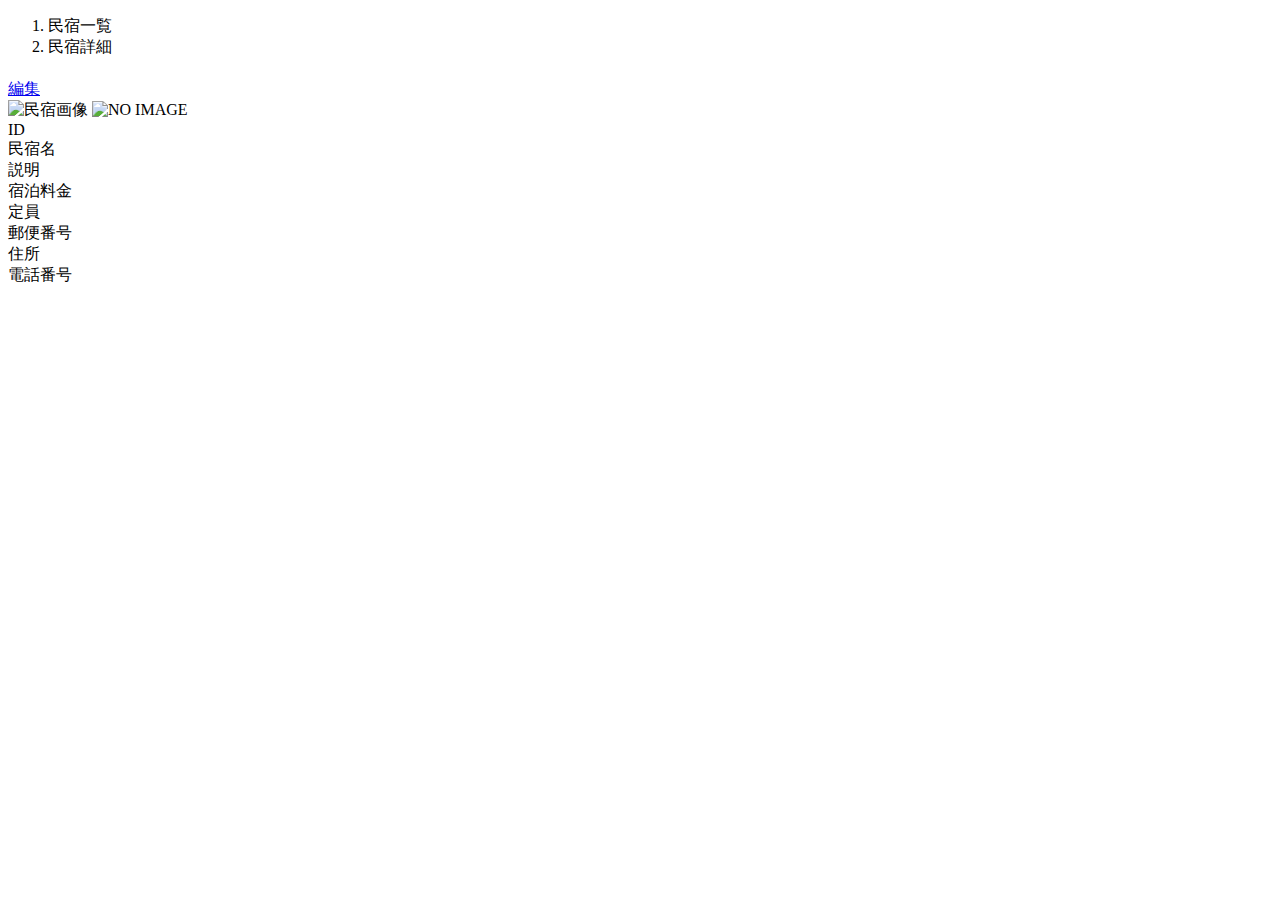
<file: templates/admin/houses/show.html>
<!DOCTYPE html>
<html xmlns:th="https://www.thymeleaf.org">
	<head>
		<div th:replace="~{fragment :: meta}"></div> 
		<div th:replace="~{fragment :: styles}"></div> 
		<title>民宿詳細</title>
	</head>
	<body>
		<div class="samuraitravel-wrapper">
			
			<div th:replace="~{fragment :: header}"></div>
			<main>
				<div class="container pt-4 pb-5 samuraitravel-container">
					<div class="row justify-content-center">
						<div class="col-xl-5 col-lg-6 col-md-8">
							<nav class="mb-4"style="--bs-breadcrumb-divider: '>';"aria-label="breadcrumb">
								<ol class="breadcrumb mb-0"> 
									<li class="breadcrumb-item"><a th:href="@{/admin/houses}">民宿一覧</a></li>
									<li class="breadcrumb-item active" aria-current="page">民宿詳細</li>
								</ol>
							</nav>
						
						<h1 class="mb-4 text-center"th:text="${house.getName()}"></h1>
						
						<div class="d-flex justify-content-end align-items-end mb-3">
							<div>
								<a href="#">編集</a> 
							</div>
							
						</div>
						<div class="mb-3">
							<img th:if="${house.getImageName()}"th:src="@{/storage/__${house.getImageName()}__}" class="w-100" alt="民宿画像">
							<img th:unless="${house.getImageName()}" th:src="@{/images/noImage.png}" class="w-100" alt="NO IMAGE">
						</div>
						
						<div class="container mb-4">
							<div class="row pb-2 mb-2 border-bottom">
								<div class="col-4">	
									<span class="fw-bold">ID</span> 
								</div>
								
								<div class="col">
									<span th:text="${house.getId()}"></span>
								</div>	
							</div>
							 <div class="row pb-2 mb-2 border-bottom">
							      <div class="col-4">
							          <span class="fw-bold">民宿名</span>
							       </div>
								   
								   <div class="col">
									<span th:text="${house.getName()}"></span>
								   </div>
							</div>
							<div class="row pb-2 mb-2 border-bottom">
								<div class="col-4">
									<span class="fw-bold">説明</span>
								</div>
								
								<div class="col">
									<span class="samuraitravel-pre-wrap" th:text="${house.getDescription()}"></span>
								</div>	
							</div>
							<div class="row pb-2 mb-2 border-bottom">
								<div class="col-4">
									<span class="fw-bold">宿泊料金</span>
								</div>
								<div class="col">
									<span th:text="${#numbers.formatInteger(house.getPrice(), 1, 'COMMA') + '円'}"></span>
								</div>
							</div>
							<div class="row pb-2 mb-2 border-bottom">
								<div class="col-4">
									<span class="fw-bold">定員</span>
								</div>
								<div class="col">
									<span th:text="${house.getCapacity() + '人'}"></span>
								</div>
							</div>
							<div class="row pb-2 mb-2 border-bottom">
								<div class="col-4">
									<span class="fw-bold">郵便番号</span>
								</div>
								<div class="col">
									<span th:text="${house.getPostalCode()}"></span>
								</div>	
							</div>
							<div class="row pb-2 mb-2 border-bottom">
								<div class="col-4">
									<span class="fw-bold">住所</span>
								</div>
								<div class="col">
									<span th:text="${house.getAddress()}"></span>
								</div>
							</div>
							<div class="row pb-2 mb-2 border-bottom">
								<div class="col-4">
									<span class="fw-bold">電話番号</span>
								</div>
								
								<div class="col">
									<span th:text="${house.getPhoneNumber()}"></span>
								</div>
							</div>
						</div>
					</div>
				</div>	
		     </div>
		    </main>
		
			<div th:replace="~{fragment :: footer}"></div>
		</div>	
		<div th:replace="~{fragment :: scripts}"></div> 
	</body>			
</html>
</file>
<file: kadai_001/style.css>
body {
  font-size: 6em; 
  text-align: center;
}

/* ゲームの残り秒数が表示されるタイマーの領域 */
.count {
  margin: 0;
  font-weight: bold;
  color: #888;
}

/* テキストが表示される領域 */
.wrap {
  margin-top: 20px;
  padding: 80px 40px;
  background-color: #666;
  font-weight: bold;
  color: #fff;
}

/* 正しくタイプされた場合のテキスト */
.typed {
  color: lightgreen;
}

/* ミスタイプの場合の背景 */
.mistyped {
  background-color: red;
}
</file>
<file: socialtech/style.css>
* {
  box-sizing: border-box;
}

p {
  font: size 15px;
}

body {
  font-family: "Source Sans Pro", "Hiragino Kaku Gothic ProN", Meiryo, Arial, sans-serif;
  max-width: 1080px;
  margin: 0 auto 0 auto;
  }

header {
  display:flex;
  justify-content: space-between;
}

#nav-pc {
  font-size: 14px;
}

#nav-pc ul {
  padding-left: 0;
  display: flex;
}

#nav-pc li {
  list-style: none;
}

#nav-pc a {
  text-decoration: none;
  margin-left: 20px;
  color: #0d0d0d;
}

#nav-pc a:hover {
  text-decoration: underline;
}

#main-visual {
  position: relative;
  height: 400px;
}

#main-message {
  position: absolute;
  top: 0;
  left: 0;
  background-color: #2710d5;
  color: #ffffff;
  border-radius: 0 0 476px 0;
  max-width: 620px;
  width: 100%;
  height: 100%;
  z-index: 11;
}

#main-message > h1 {
  font-size: 60px;
  margin: 100px 0 0 50px;
}
#main-message > p {
  font-size: 28px;
  margin: 0 0 0 50px;
}

#main-visual > img {
max-width: 620px;
border-radius: 476px 0 0 0;
position: absolute;
top: 0;
right: 0;
z-index: 10;
}

h2 {
  margin: 40px 0 0 0;
}

h2::after {
  content:url("images/line.png");
  margin-left: 10px;
}

h3 {
  font-size: 27px;
}

#mission {
  margin: 80px auto 80px auto;
}

#mission-flex {
  display: flex;
}

#mission-flex > div {
  width: 50%;
  margin: 20px;
}

#mission-photo {
  width: 100%;
}

#s2dgs {
  margin-top: 50px;
  width: 100%;
}

#product {
  background-color: #fafafa;
  margin: 80px 0 80px 0;
  padding: 10px 40px 0px 40px;
}


#product .product-flex {
  margin-top: 40px;
  display: flex;
}


#product-left {
  width: 50%;
  margin-right: 20px;
}


#product-right {
  width: 50%;
  margin-left: 20px;
  margin-top: 80px;
}


#product-left > div {
  position: relative;
  height: 480px;
  margin-right: 20px;
}
#product-right > div {
  position: relative;
  height: 480px;
  margin-left: 20px;
}

#product-right > div {
  position: relative;
  height: 480px;
  margin-left: 20px; 
}

.product-photo {
  width: 100%;
}

.product-explain {
  background-color: #ffffff;
  position: absolute;
  left: 0;
  bottom: 50px;
  margin: 0 40px 0 40px;
  padding: 20px;
  box-shadow: 5xp 5xp 10px rgba(0, 0, 0, 0.05);
}

.product-explain > span {
  color: #2710d5;
  font-weight: bold;
  font-size: 16px;
  margin: 0;
}

.product-explain > h3 {
  margin: 5px 0 5px 0;
}

.product-explain > p {
  font-size: 14px;
  margin: 0;
}

#product-more {
  text-align: center;
}

#product-more a {
  position: relative;
  bottom: -42px;
}

#aboutus {
  margin: 80px auto 80px auto;
}

#aboutus > div {
  display: flex;
}

.culture-img {
  width: 50%;
  align-self: flex-start
}

.culture-img2 {
  margin-top: 50px;
  width: 100%;
}

.culture-table {
  margin-right: 50px;
}

.culture-num {
  font-size: 80px;
  color: #2710d5;
  padding: 0 20px 0 0;
}

.culture-table th {
  text-align: left;
  font-size: 28px;
  font-weight:bold ;
}

.cultuer-en {
  color: #2710d5;
  font-size: 24px;
}

.cultuer-description {
  margin: 0;
}

#vision {
  margin: 80px auto 80px auto;
}

#vision > div {
  display:flex;
  justify-content: space-between;
  flex-wrap: wrap;
}

.vision-box {
  width: 300px;
  height: 300px;
  margin-bottom: 30px;
  position: relative;
}

.vision-box > img {
  width: 100%;
  position: relative;
  z-index: 30;
}

.vision-box > div {
  position: absolute;
  top: 0;
  left: 0;
  z-index: 31;
  margin-right: 20px;
}

.vision-box > div > h4 {
  color: #2710d5;
  font-size: 19px;
  margin: 80px 0 0 0;
}

.vision-box > div > h4::first-letter {
  font-size: 40px;
}

.vision-box > div > h5 {
  font-size: 20px;
  margin: 0 0 0 0;
}

.vision-box > div > p {
  margin: 10px 0 0 0;
}


#company {
  margin: 80px auto 80px auto;
}

#company-table {
  width: 100%;
}

.tableheader {
  text-align: left;
  padding: 20px;
  border-bottom-color:#2710d5 ;
  border-bottom-width: 1px;
  border-bottom-style:solid ;
  width: 100px;
}

.tableheader-first {
  border-top-color:#2710d5 ;
  border-top-width: 1px;
  border-top-style:solid ;
}

.cell-first {
  border-top-color:#ececec ;
  border-top-width:1px ;
  border-top-style:solid ;
}

#company > iframe {
  width: 100%;
  height: 368px;
  margin-top: 40px;
}

#contact {
  margin: 80px auto;
  width: 80%;
}

#contact > form > div {
  display: flex;
  flex-direction: row;
  flex-wrap: wrap;
  padding-bottom: 30px;
}
</file>
